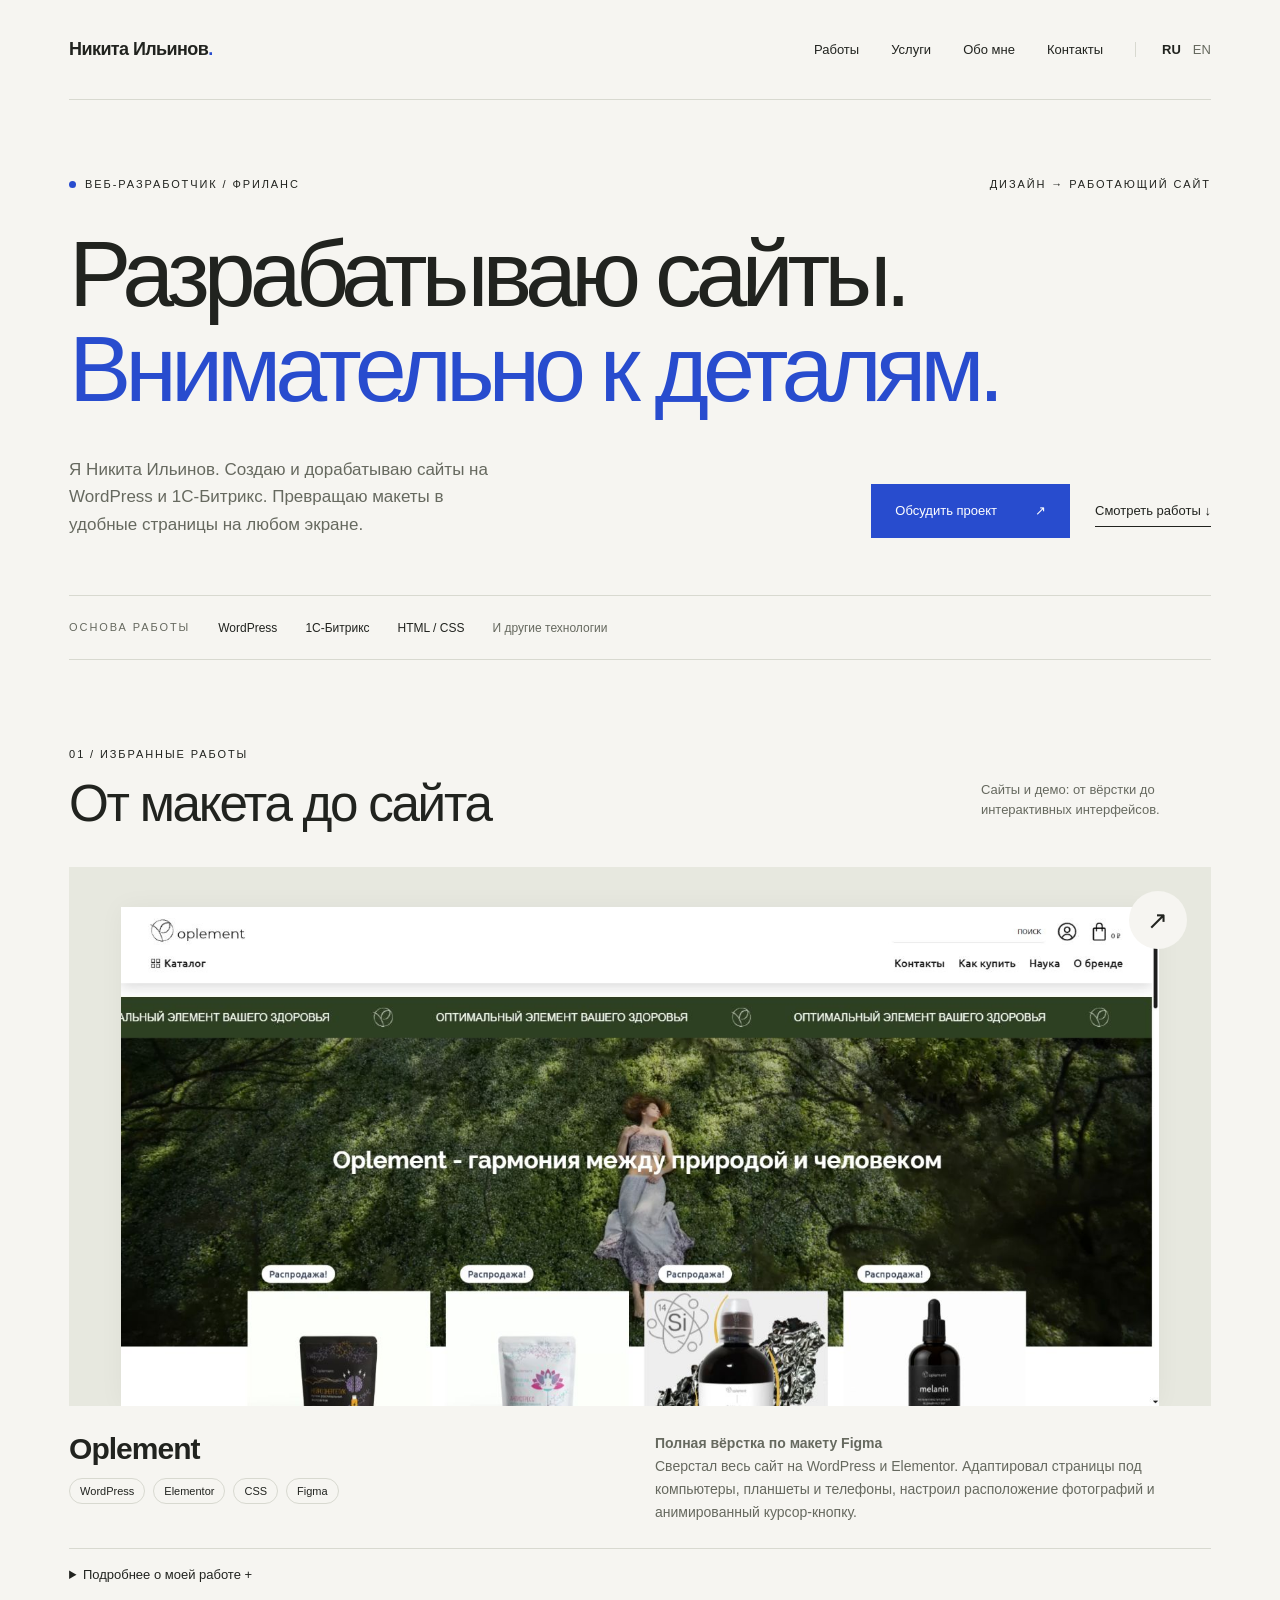
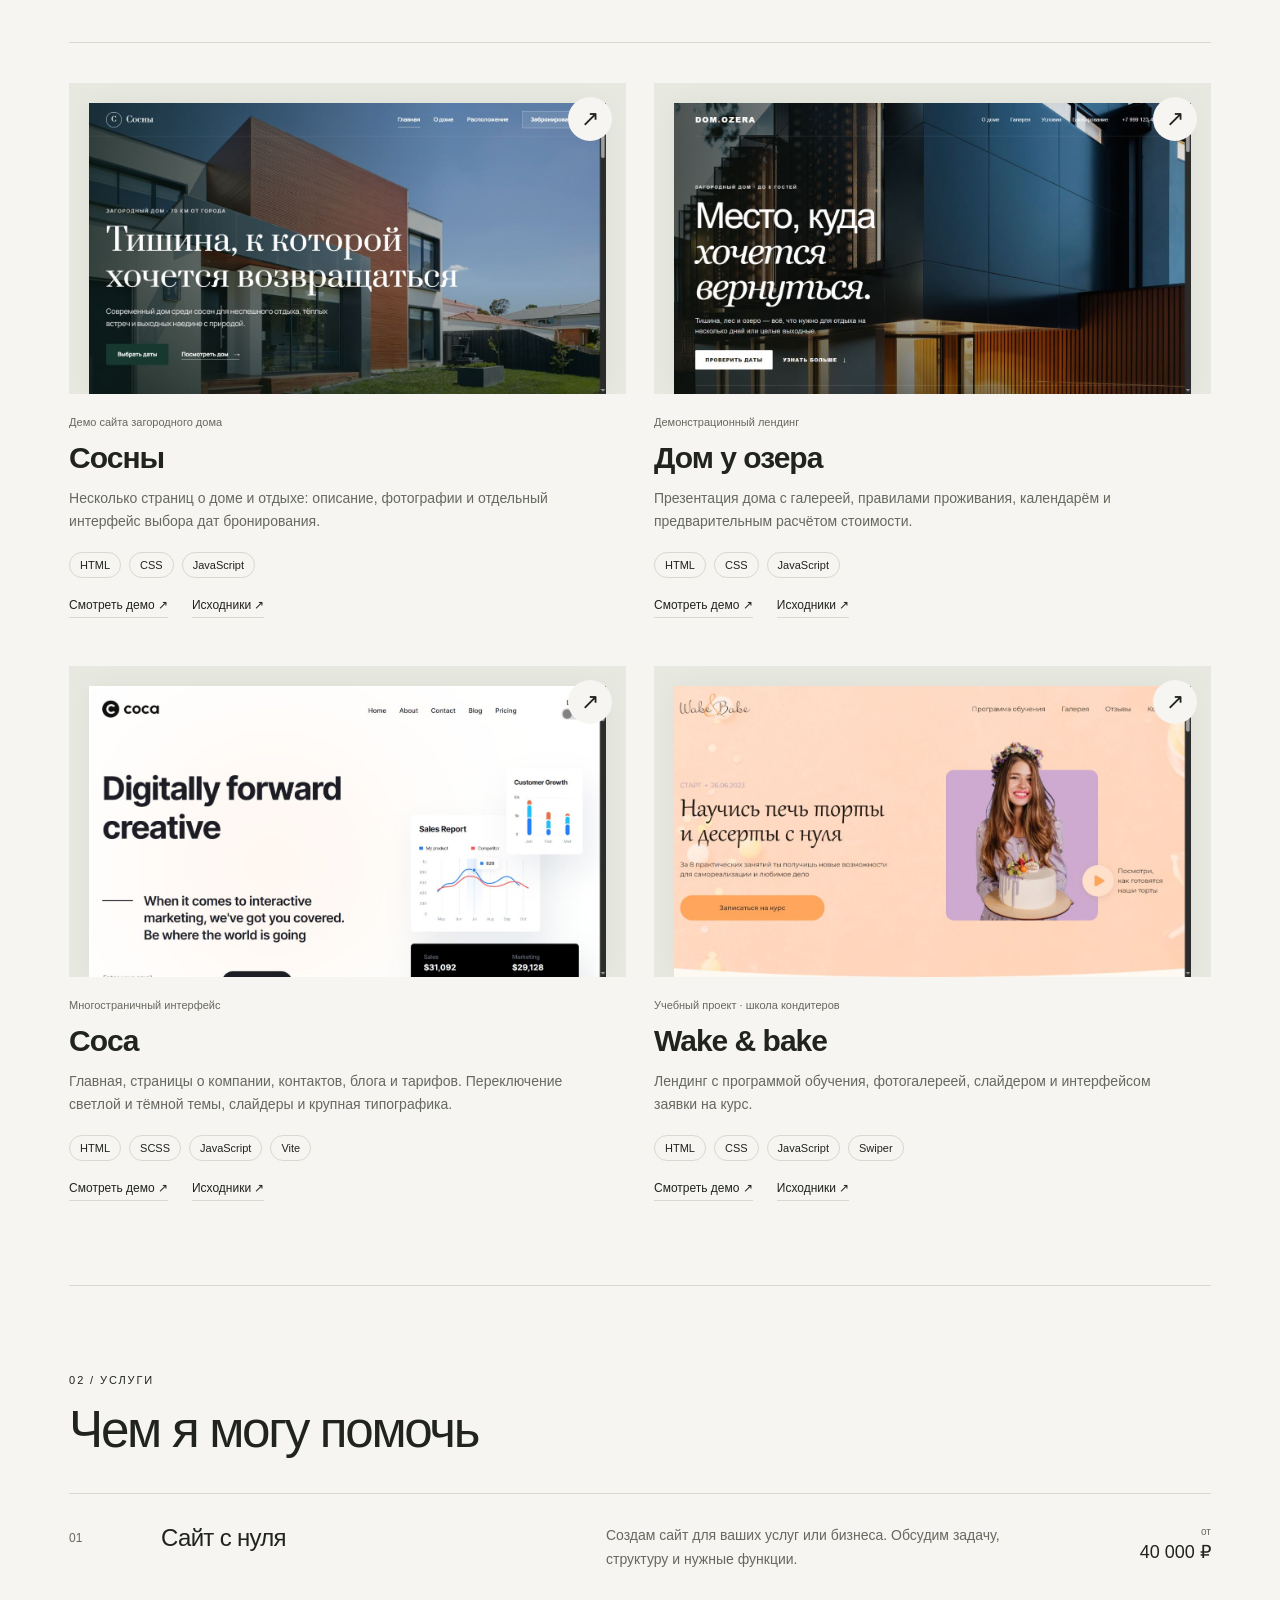
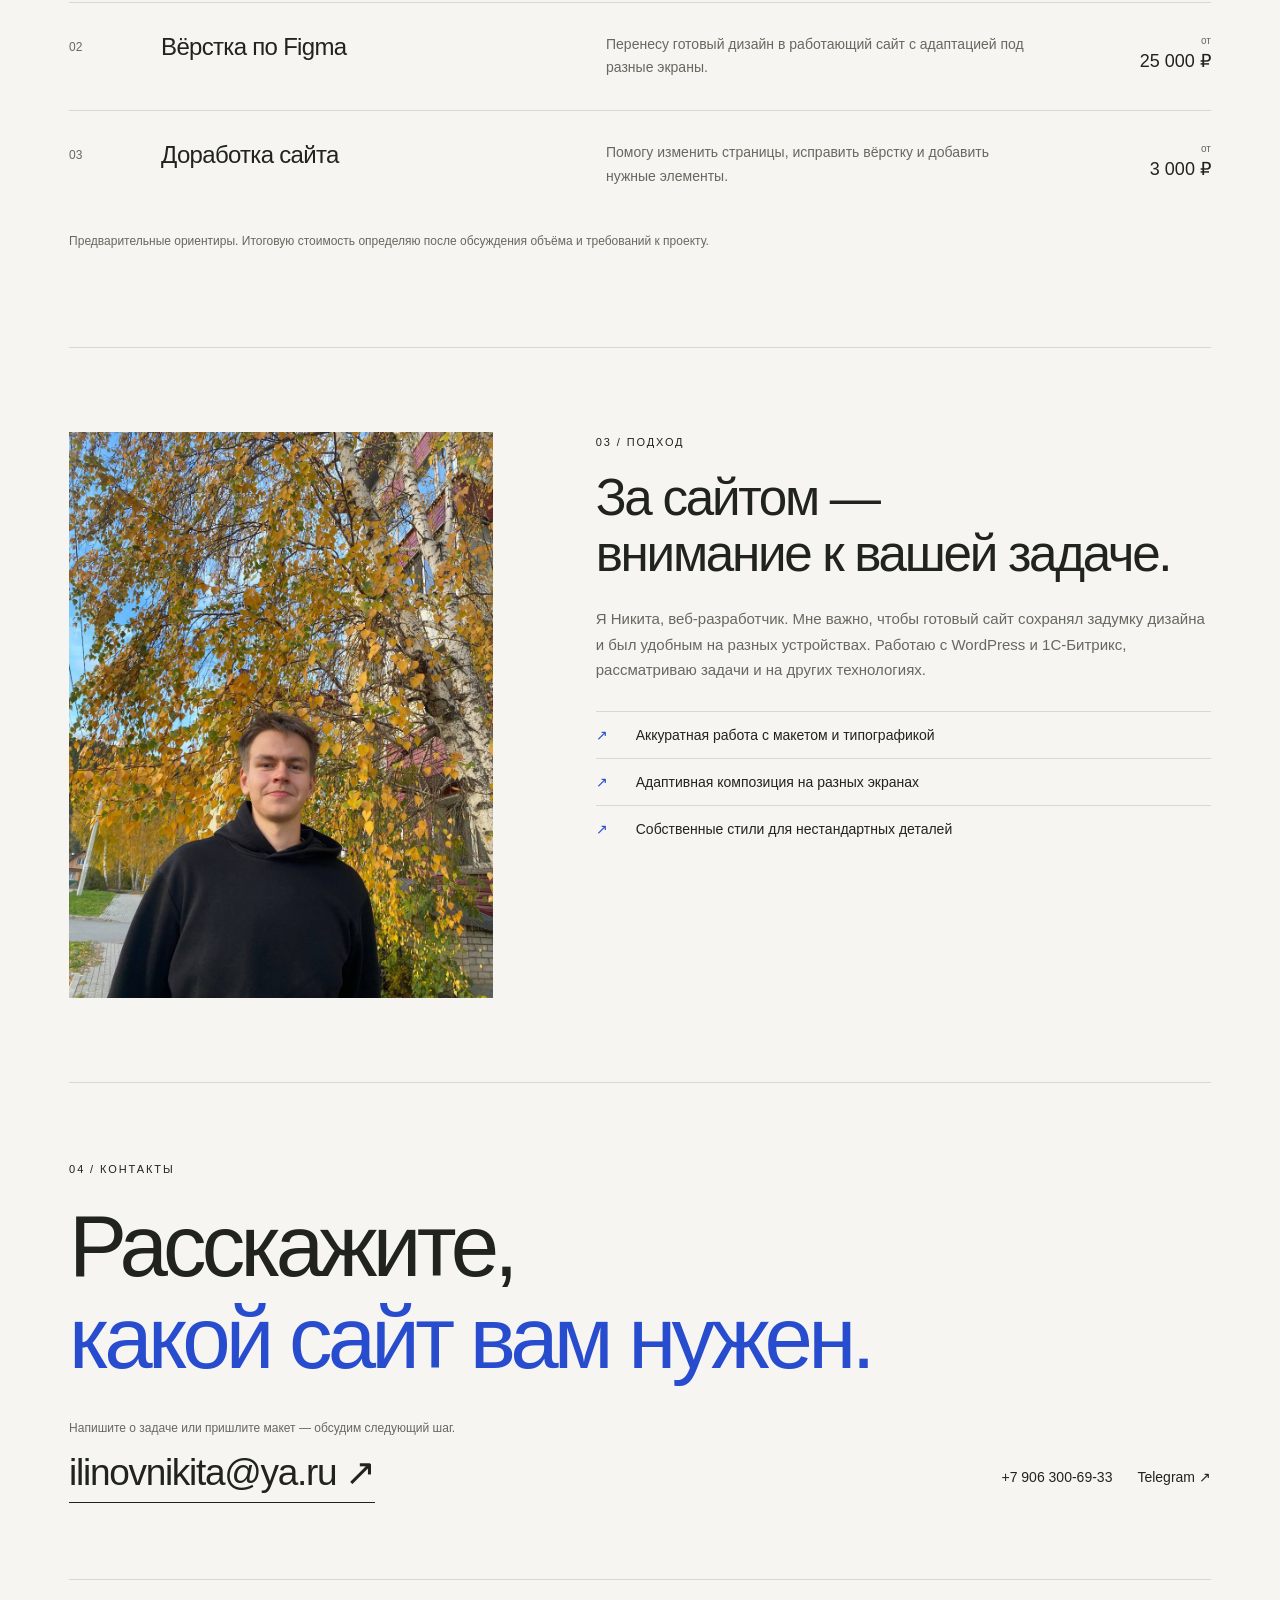
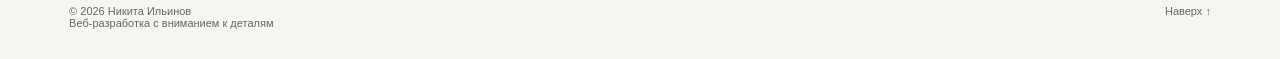
<file: index.html>
<!doctype html>
<html lang="ru">
<head>
<meta charset="utf-8"><meta name="viewport" content="width=device-width, initial-scale=1">
<title>Никита Ильинов — разработка сайтов</title><meta name="description" content="Создание и доработка сайтов на WordPress и 1С-Битрикс. Вёрстка по Figma, адаптив и внимание к деталям. Портфолио Никиты Ильинова.">
<meta name="theme-color" content="#f6f5f1">
<link rel="canonical" href="https://nikitailinov18.github.io/">
<link rel="alternate" hreflang="ru" href="https://nikitailinov18.github.io/"><link rel="alternate" hreflang="en" href="https://nikitailinov18.github.io/en/"><link rel="alternate" hreflang="x-default" href="https://nikitailinov18.github.io/">
<link rel="icon" href="assets/favicon.svg" type="image/svg+xml">
<link rel="stylesheet" href="assets/style.css">
<meta property="og:title" content="Никита Ильинов — разработка сайтов"><meta property="og:description" content="Создание и доработка сайтов на WordPress и 1С-Битрикс. Вёрстка по Figma, адаптив и внимание к деталям. Портфолио Никиты Ильинова."><meta property="og:type" content="website"><meta property="og:url" content="https://nikitailinov18.github.io/">
<script type="module" src="assets/app.mjs"></script>
</head>
<body id="top"><a class="skip" href="#main">К содержимому</a><div class="wrap">
<header><a class="brand" href="./">Никита Ильинов<span>.</span></a>
<nav class="nav" aria-label="Основная навигация"><a href="#work">Работы</a><a href="#services">Услуги</a><a href="#about">Обо мне</a><a href="#contact">Контакты</a>
<div class="language" aria-label="Язык"><span aria-current="page">RU</span><a href="en/" lang="en" hreflang="en">EN</a></div></nav></header>
<main id="main">
<div class="hero"><div class="hero-top"><span class="eyebrow"><i class="dot" aria-hidden="true"></i>Веб-разработчик / Фриланс</span><span class="eyebrow">Дизайн → работающий сайт</span></div>
<h1>Разрабатываю сайты.<br><span>Внимательно к деталям.</span></h1><div class="hero-bottom"><p class="intro">Я Никита Ильинов. Создаю и дорабатываю сайты на WordPress и 1С-Битрикс. Превращаю макеты в удобные страницы на любом экране.</p><div class="actions"><a class="button" href="#contact">Обсудить проект<span aria-hidden="true">↗</span></a><a class="text-link" href="#work">Смотреть работы ↓</a></div></div></div>
<div class="stack"><span class="eyebrow">Основа работы</span><strong>WordPress</strong><strong>1С-Битрикс</strong><strong>HTML / CSS</strong><span>И другие технологии</span></div>
<section id="work"><div class="section-head"><div><span class="eyebrow">01 / Избранные работы</span><h2>От макета до сайта</h2></div><p class="aside">Сайты и демо: от вёрстки до интерактивных интерфейсов.</p></div>
<a class="project-visual" href="https://oplement.ru/" target="_blank" rel="noopener noreferrer" aria-label="Открыть сайт Oplement"><img src="assets/oplement-desktop.png" alt="Скриншот главной страницы Oplement" width="1526" height="733" loading="lazy"><span class="visit" aria-hidden="true">↗</span></a>
<div class="project-meta"><div><h3 class="project-name">Oplement</h3><div class="tags"><span class="tag">WordPress</span><span class="tag">Elementor</span><span class="tag">CSS</span><span class="tag">Figma</span></div></div><div><p><strong>Полная вёрстка по макету Figma</strong><br>Сверстал весь сайт на WordPress и Elementor. Адаптировал страницы под компьютеры, планшеты и телефоны, настроил расположение фотографий и анимированный курсор-кнопку.</p></div></div>
<details><summary>Подробнее о моей работе +</summary><p>Основная задача — точно перенести макет Figma в Elementor и сохранить композицию на разных разрешениях. Для позиционирования фотографий и оформления элементов использовал собственный CSS и встроенные настройки Elementor. Мой вклад — вёрстка и адаптация всего сайта; дизайн был предоставлен в Figma.</p><img src="assets/oplement-mobile.png" alt="Мобильная версия Oplement" loading="lazy" width="390" height="844" style="display:block;width:195px;max-width:100%;height:auto;margin-top:20px"></details>
<div class="project-grid">
<article class="project-card"><a class="project-visual" href="https://nikitailinov18.github.io/DomBrony/" target="_blank" rel="noopener noreferrer" aria-label="Открыть Сосны"><img src="assets/dom-brony.jpg" alt="Скриншот сайта Сосны" width="1265" height="712" loading="lazy"><span class="visit" aria-hidden="true">↗</span></a><div class="card-copy"><p class="card-kind">Демо сайта загородного дома</p><h3 class="project-name">Сосны</h3><p class="card-description">Несколько страниц о доме и отдыхе: описание, фотографии и отдельный интерфейс выбора дат бронирования.</p><div class="tags"><span class="tag">HTML</span><span class="tag">CSS</span><span class="tag">JavaScript</span></div><div class="card-links"><a href="https://nikitailinov18.github.io/DomBrony/" target="_blank" rel="noopener noreferrer">Смотреть демо ↗</a><a href="https://github.com/NikitaIlinov18/DomBrony" target="_blank" rel="noopener noreferrer">Исходники ↗</a></div></div></article>
<article class="project-card"><a class="project-visual" href="https://nikitailinov18.github.io/DomOzera/" target="_blank" rel="noopener noreferrer" aria-label="Открыть Дом у озера"><img src="assets/dom-ozera.jpg" alt="Скриншот сайта Дом у озера" width="1265" height="712" loading="lazy"><span class="visit" aria-hidden="true">↗</span></a><div class="card-copy"><p class="card-kind">Демонстрационный лендинг</p><h3 class="project-name">Дом у озера</h3><p class="card-description">Презентация дома с галереей, правилами проживания, календарём и предварительным расчётом стоимости.</p><div class="tags"><span class="tag">HTML</span><span class="tag">CSS</span><span class="tag">JavaScript</span></div><div class="card-links"><a href="https://nikitailinov18.github.io/DomOzera/" target="_blank" rel="noopener noreferrer">Смотреть демо ↗</a><a href="https://github.com/NikitaIlinov18/DomOzera" target="_blank" rel="noopener noreferrer">Исходники ↗</a></div></div></article>
<article class="project-card"><a class="project-visual" href="https://nikitailinov18.github.io/coca/" target="_blank" rel="noopener noreferrer" aria-label="Открыть Coca"><img src="assets/coca.jpg" alt="Скриншот сайта Coca" width="1265" height="712" loading="lazy"><span class="visit" aria-hidden="true">↗</span></a><div class="card-copy"><p class="card-kind">Многостраничный интерфейс</p><h3 class="project-name">Coca</h3><p class="card-description">Главная, страницы о компании, контактов, блога и тарифов. Переключение светлой и тёмной темы, слайдеры и крупная типографика.</p><div class="tags"><span class="tag">HTML</span><span class="tag">SCSS</span><span class="tag">JavaScript</span><span class="tag">Vite</span></div><div class="card-links"><a href="https://nikitailinov18.github.io/coca/" target="_blank" rel="noopener noreferrer">Смотреть демо ↗</a><a href="https://github.com/NikitaIlinov18/coca" target="_blank" rel="noopener noreferrer">Исходники ↗</a></div></div></article>
<article class="project-card"><a class="project-visual" href="https://nikitailinov18.github.io/homework/wake-bake/index.html" target="_blank" rel="noopener noreferrer" aria-label="Открыть Wake & bake"><img src="assets/wake-bake.jpg" alt="Скриншот сайта Wake & bake" width="1265" height="712" loading="lazy"><span class="visit" aria-hidden="true">↗</span></a><div class="card-copy"><p class="card-kind">Учебный проект · школа кондитеров</p><h3 class="project-name">Wake & bake</h3><p class="card-description">Лендинг с программой обучения, фотогалереей, слайдером и интерфейсом заявки на курс.</p><div class="tags"><span class="tag">HTML</span><span class="tag">CSS</span><span class="tag">JavaScript</span><span class="tag">Swiper</span></div><div class="card-links"><a href="https://nikitailinov18.github.io/homework/wake-bake/index.html" target="_blank" rel="noopener noreferrer">Смотреть демо ↗</a><a href="https://github.com/NikitaIlinov18/homework/tree/main/wake-bake" target="_blank" rel="noopener noreferrer">Исходники ↗</a></div></div></article>
</div>
</section>
<section id="services"><div class="section-head"><div><span class="eyebrow">02 / Услуги</span><h2>Чем я могу помочь</h2></div></div>

<article class="service"><span class="num">01</span><h3>Сайт с нуля</h3><p>Создам сайт для ваших услуг или бизнеса. Обсудим задачу, структуру и нужные функции.</p><div class="price"><small>от</small><span data-rub="40000">40 000 ₽</span></div></article><article class="service"><span class="num">02</span><h3>Вёрстка по Figma</h3><p>Перенесу готовый дизайн в работающий сайт с адаптацией под разные экраны.</p><div class="price"><small>от</small><span data-rub="25000">25 000 ₽</span></div></article><article class="service"><span class="num">03</span><h3>Доработка сайта</h3><p>Помогу изменить страницы, исправить вёрстку и добавить нужные элементы.</p><div class="price"><small>от</small><span data-rub="3000">3 000 ₽</span></div></article>
<p class="price-note">Предварительные ориентиры. Итоговую стоимость определяю после обсуждения объёма и требований к проекту.</p>
</section>
<section id="about" class="about"><div class="portrait"><img src="assets/nikita-ilinov.jpg" alt="Никита Ильинов" width="960" height="1280" loading="lazy"></div><div><span class="eyebrow">03 / Подход</span><h2>За сайтом —<br>внимание к вашей задаче.</h2><p>Я Никита, веб-разработчик. Мне важно, чтобы готовый сайт сохранял задумку дизайна и был удобным на разных устройствах. Работаю с WordPress и 1С-Битрикс, рассматриваю задачи и на других технологиях.</p><div class="qualities"><div class="quality"><span aria-hidden="true">↗</span>Аккуратная работа с макетом и типографикой</div><div class="quality"><span aria-hidden="true">↗</span>Адаптивная композиция на разных экранах</div><div class="quality"><span aria-hidden="true">↗</span>Собственные стили для нестандартных деталей</div></div></div></section>
<section class="contact" id="contact"><span class="eyebrow">04 / Контакты</span><h2>Расскажите,<br><span>какой сайт вам нужен.</span></h2><p class="price-note">Напишите о задаче или пришлите макет — обсудим следующий шаг.</p><div class="contact-bottom"><a class="email" href="mailto:ilinovnikita@ya.ru">ilinovnikita@ya.ru ↗</a><div class="contact-links"><a href="tel:+79063006933">+7 906 300-69-33</a><a href="https://t.me/Nikita_Ilinov" target="_blank" rel="noopener noreferrer">Telegram ↗</a></div></div></section>
</main><footer><span>© 2026 Никита Ильинов<br>Веб-разработка с вниманием к деталям</span><a href="#top">Наверх ↑</a></footer></div></body></html>
</file>
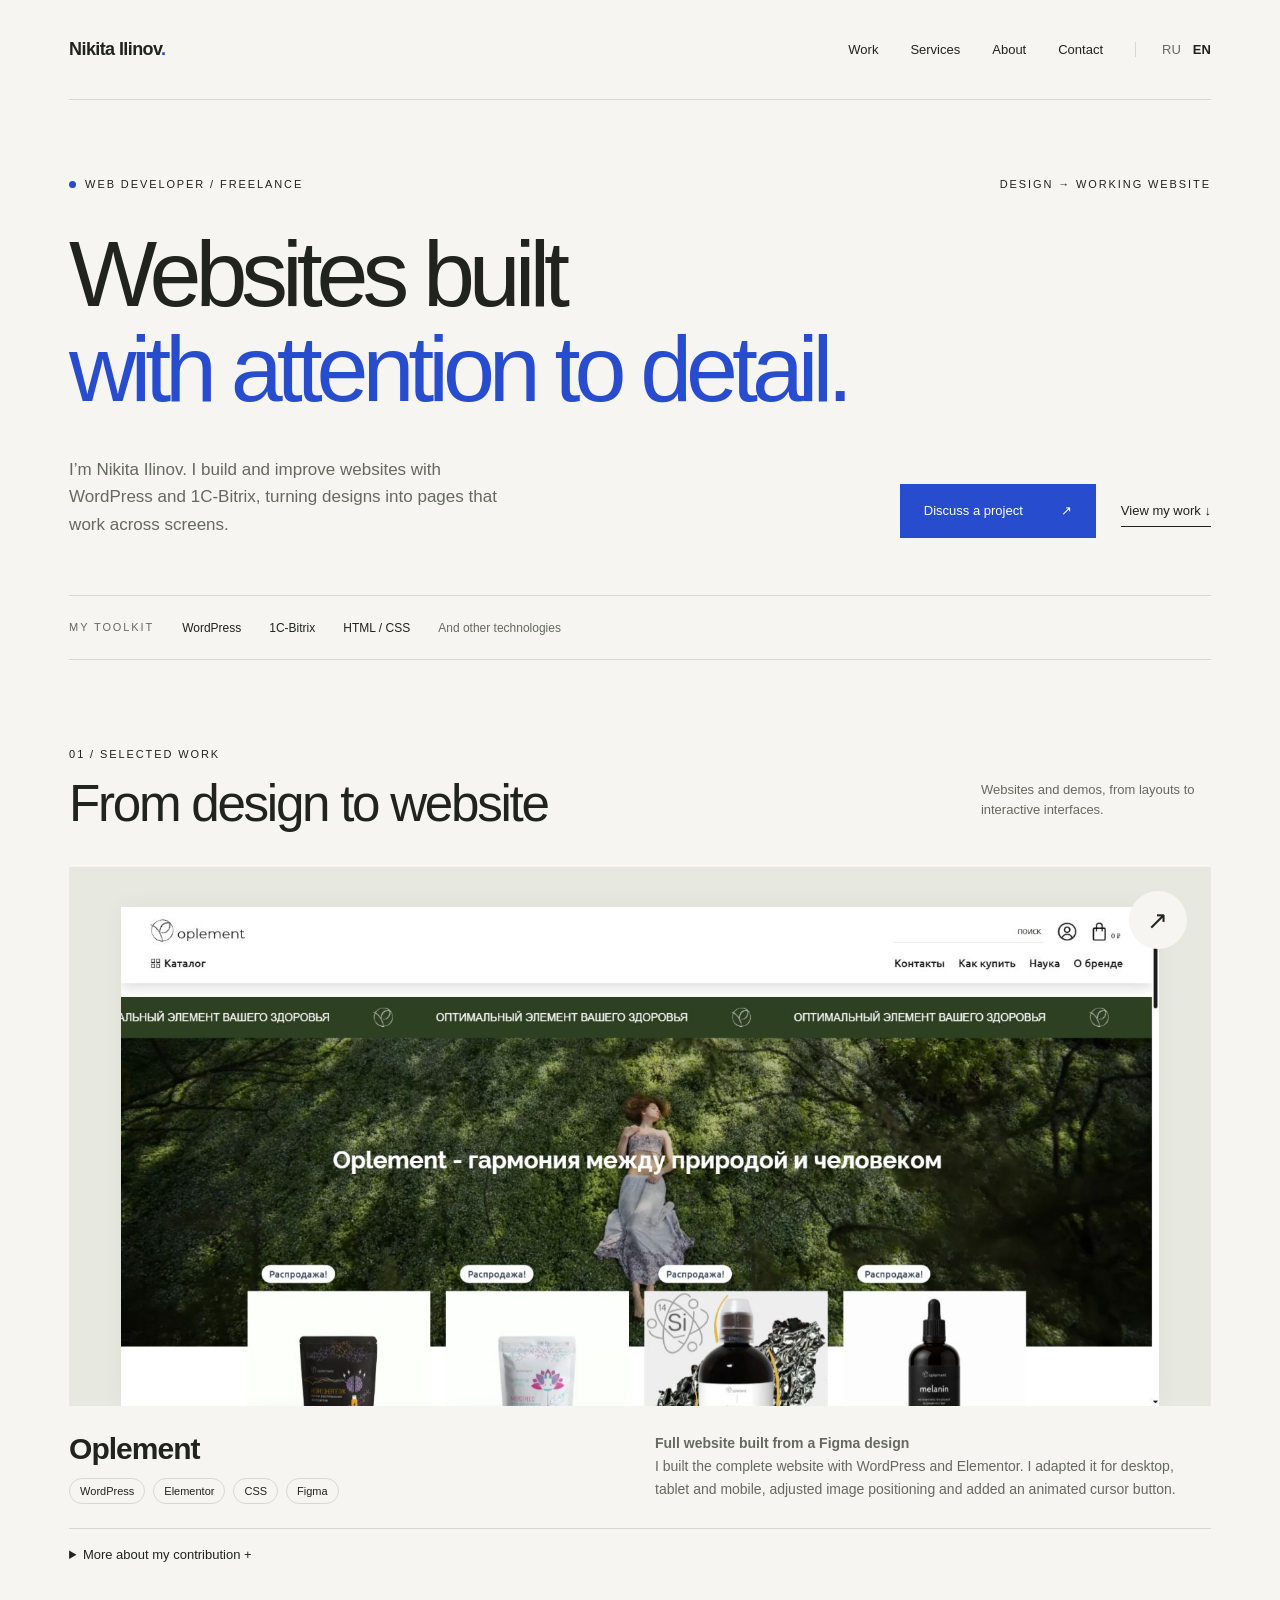
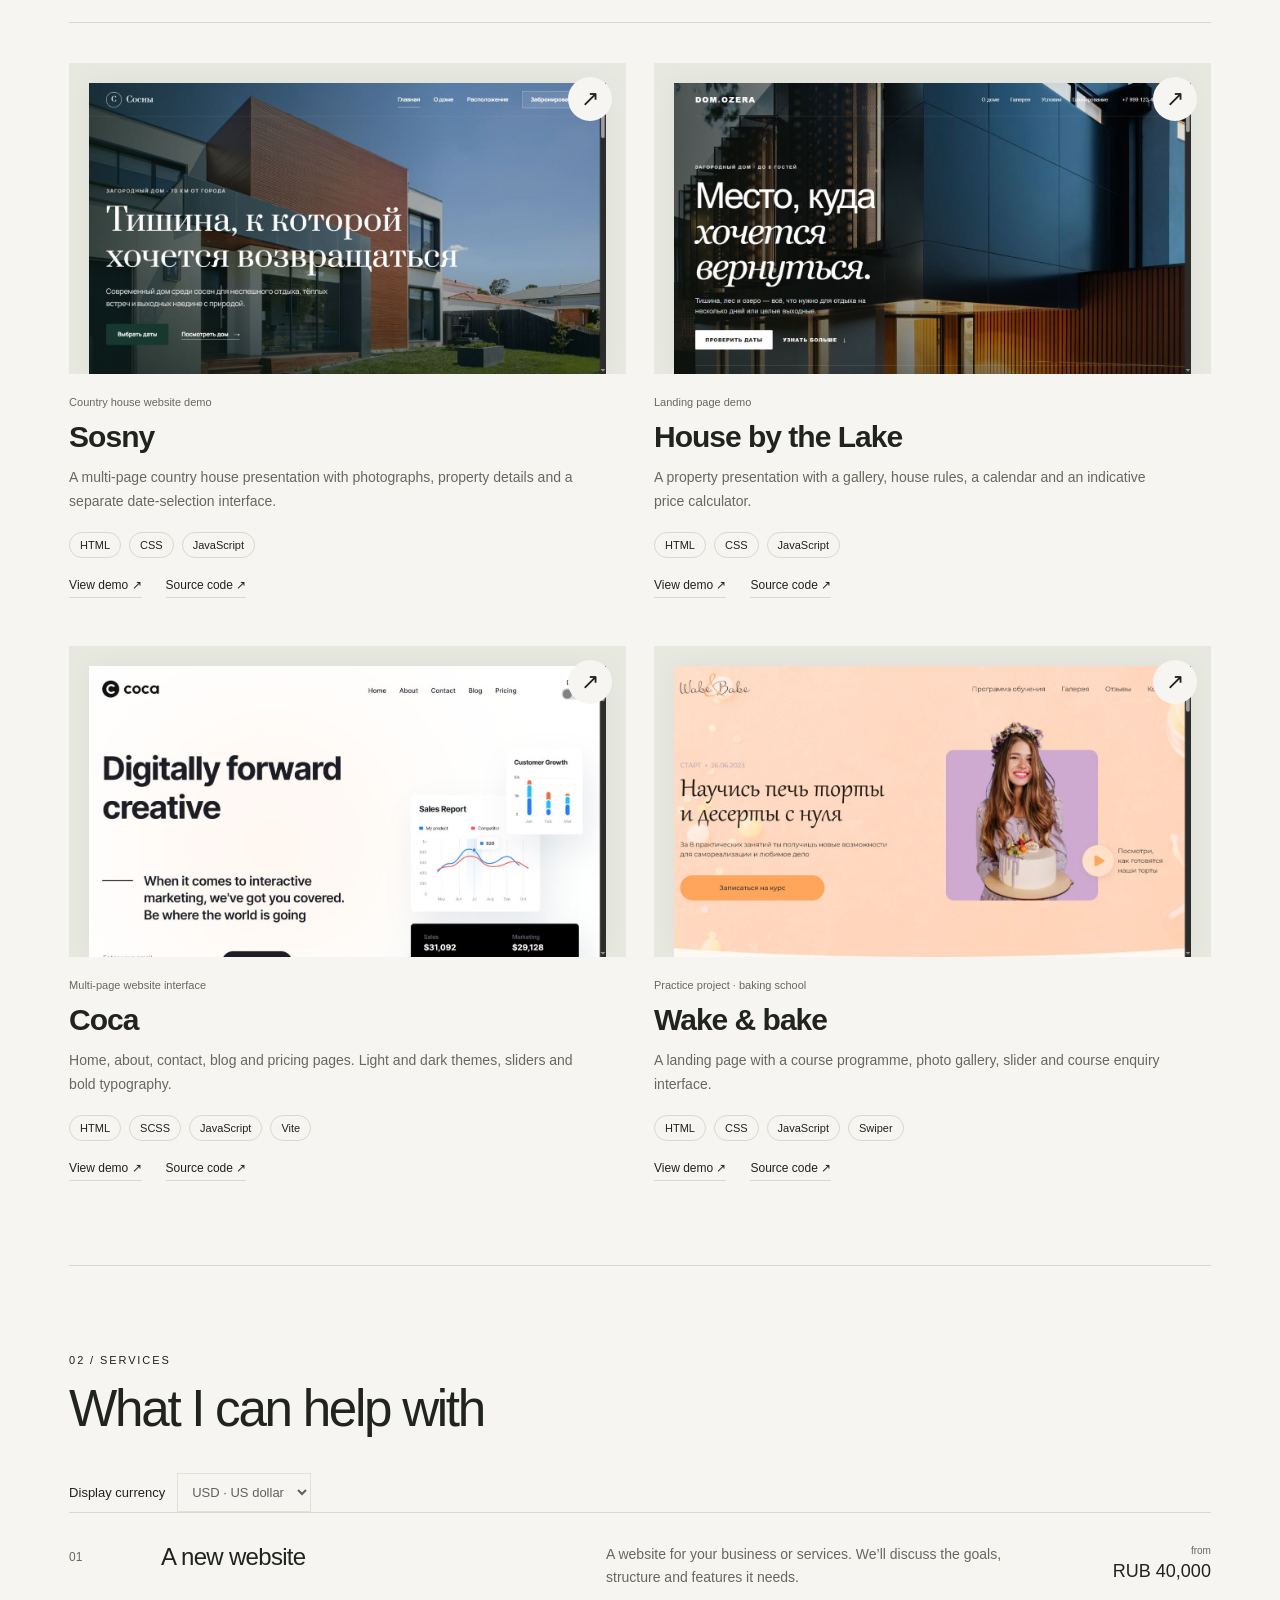
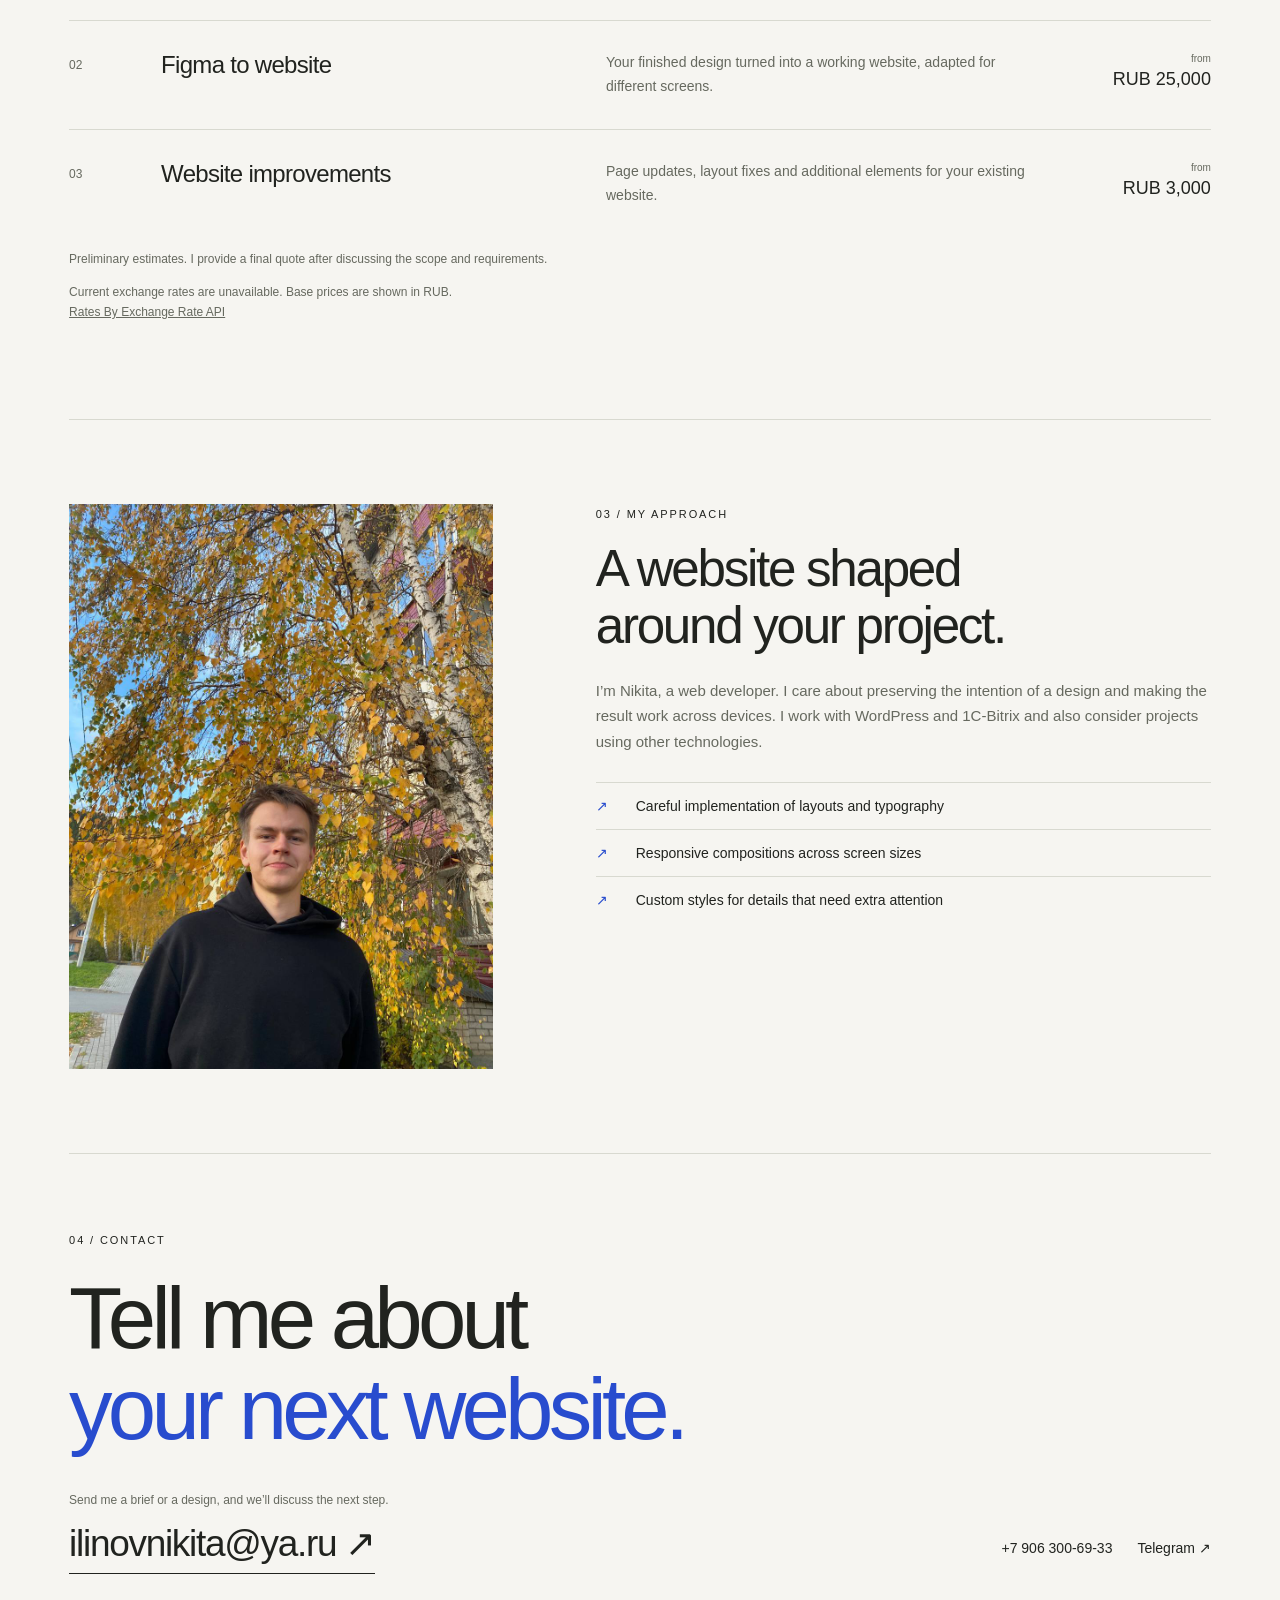
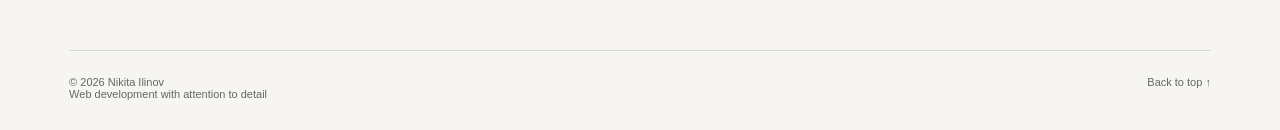
<file: en/index.html>
<!doctype html>
<html lang="en">
<head>
<meta charset="utf-8"><meta name="viewport" content="width=device-width, initial-scale=1">
<title>Nikita Ilinov — freelance web developer</title><meta name="description" content="Website development and improvements with WordPress and 1C-Bitrix. Figma to responsive websites. Selected work by Nikita Ilinov.">
<meta name="theme-color" content="#f6f5f1">
<link rel="canonical" href="https://nikitailinov18.github.io/en/">
<link rel="alternate" hreflang="ru" href="https://nikitailinov18.github.io/"><link rel="alternate" hreflang="en" href="https://nikitailinov18.github.io/en/"><link rel="alternate" hreflang="x-default" href="https://nikitailinov18.github.io/">
<link rel="icon" href="../assets/favicon.svg" type="image/svg+xml">
<link rel="stylesheet" href="../assets/style.css">
<meta property="og:title" content="Nikita Ilinov — freelance web developer"><meta property="og:description" content="Website development and improvements with WordPress and 1C-Bitrix. Figma to responsive websites. Selected work by Nikita Ilinov."><meta property="og:type" content="website"><meta property="og:url" content="https://nikitailinov18.github.io/en/">
<script type="module" src="../assets/app.mjs"></script>
</head>
<body id="top"><a class="skip" href="#main">Skip to content</a><div class="wrap">
<header><a class="brand" href="./">Nikita Ilinov<span>.</span></a>
<nav class="nav" aria-label="Main navigation"><a href="#work">Work</a><a href="#services">Services</a><a href="#about">About</a><a href="#contact">Contact</a>
<div class="language" aria-label="Language"><a href="../" lang="ru" hreflang="ru">RU</a><span aria-current="page">EN</span></div></nav></header>
<main id="main">
<div class="hero"><div class="hero-top"><span class="eyebrow"><i class="dot" aria-hidden="true"></i>Web developer / Freelance</span><span class="eyebrow">Design → working website</span></div>
<h1>Websites built<br><span>with attention to detail.</span></h1><div class="hero-bottom"><p class="intro">I’m Nikita Ilinov. I build and improve websites with WordPress and 1C-Bitrix, turning designs into pages that work across screens.</p><div class="actions"><a class="button" href="#contact">Discuss a project<span aria-hidden="true">↗</span></a><a class="text-link" href="#work">View my work ↓</a></div></div></div>
<div class="stack"><span class="eyebrow">My toolkit</span><strong>WordPress</strong><strong>1C-Bitrix</strong><strong>HTML / CSS</strong><span>And other technologies</span></div>
<section id="work"><div class="section-head"><div><span class="eyebrow">01 / Selected work</span><h2>From design to website</h2></div><p class="aside">Websites and demos, from layouts to interactive interfaces.</p></div>
<a class="project-visual" href="https://oplement.ru/" target="_blank" rel="noopener noreferrer" aria-label="Visit the Oplement website"><img src="../assets/oplement-desktop.png" alt="Screenshot of the Oplement homepage" width="1526" height="733" loading="lazy"><span class="visit" aria-hidden="true">↗</span></a>
<div class="project-meta"><div><h3 class="project-name">Oplement</h3><div class="tags"><span class="tag">WordPress</span><span class="tag">Elementor</span><span class="tag">CSS</span><span class="tag">Figma</span></div></div><div><p><strong>Full website built from a Figma design</strong><br>I built the complete website with WordPress and Elementor. I adapted it for desktop, tablet and mobile, adjusted image positioning and added an animated cursor button.</p></div></div>
<details><summary>More about my contribution +</summary><p>The challenge was to reproduce the Figma design accurately in Elementor while maintaining the composition across screen sizes. I used custom CSS and Elementor settings to position photographs and style the details. My contribution was the implementation and responsive layout of the entire website; the design was supplied in Figma.</p><img src="../assets/oplement-mobile.png" alt="Oplement mobile layout" loading="lazy" width="390" height="844" style="display:block;width:195px;max-width:100%;height:auto;margin-top:20px"></details>
<div class="project-grid">
<article class="project-card"><a class="project-visual" href="https://nikitailinov18.github.io/DomBrony/" target="_blank" rel="noopener noreferrer" aria-label="Open Sosny"><img src="../assets/dom-brony.jpg" alt="Screenshot of Sosny" width="1265" height="712" loading="lazy"><span class="visit" aria-hidden="true">↗</span></a><div class="card-copy"><p class="card-kind">Country house website demo</p><h3 class="project-name">Sosny</h3><p class="card-description">A multi-page country house presentation with photographs, property details and a separate date-selection interface.</p><div class="tags"><span class="tag">HTML</span><span class="tag">CSS</span><span class="tag">JavaScript</span></div><div class="card-links"><a href="https://nikitailinov18.github.io/DomBrony/" target="_blank" rel="noopener noreferrer">View demo ↗</a><a href="https://github.com/NikitaIlinov18/DomBrony" target="_blank" rel="noopener noreferrer">Source code ↗</a></div></div></article>
<article class="project-card"><a class="project-visual" href="https://nikitailinov18.github.io/DomOzera/" target="_blank" rel="noopener noreferrer" aria-label="Open House by the Lake"><img src="../assets/dom-ozera.jpg" alt="Screenshot of House by the Lake" width="1265" height="712" loading="lazy"><span class="visit" aria-hidden="true">↗</span></a><div class="card-copy"><p class="card-kind">Landing page demo</p><h3 class="project-name">House by the Lake</h3><p class="card-description">A property presentation with a gallery, house rules, a calendar and an indicative price calculator.</p><div class="tags"><span class="tag">HTML</span><span class="tag">CSS</span><span class="tag">JavaScript</span></div><div class="card-links"><a href="https://nikitailinov18.github.io/DomOzera/" target="_blank" rel="noopener noreferrer">View demo ↗</a><a href="https://github.com/NikitaIlinov18/DomOzera" target="_blank" rel="noopener noreferrer">Source code ↗</a></div></div></article>
<article class="project-card"><a class="project-visual" href="https://nikitailinov18.github.io/coca/" target="_blank" rel="noopener noreferrer" aria-label="Open Coca"><img src="../assets/coca.jpg" alt="Screenshot of Coca" width="1265" height="712" loading="lazy"><span class="visit" aria-hidden="true">↗</span></a><div class="card-copy"><p class="card-kind">Multi-page website interface</p><h3 class="project-name">Coca</h3><p class="card-description">Home, about, contact, blog and pricing pages. Light and dark themes, sliders and bold typography.</p><div class="tags"><span class="tag">HTML</span><span class="tag">SCSS</span><span class="tag">JavaScript</span><span class="tag">Vite</span></div><div class="card-links"><a href="https://nikitailinov18.github.io/coca/" target="_blank" rel="noopener noreferrer">View demo ↗</a><a href="https://github.com/NikitaIlinov18/coca" target="_blank" rel="noopener noreferrer">Source code ↗</a></div></div></article>
<article class="project-card"><a class="project-visual" href="https://nikitailinov18.github.io/homework/wake-bake/index.html" target="_blank" rel="noopener noreferrer" aria-label="Open Wake & bake"><img src="../assets/wake-bake.jpg" alt="Screenshot of Wake & bake" width="1265" height="712" loading="lazy"><span class="visit" aria-hidden="true">↗</span></a><div class="card-copy"><p class="card-kind">Practice project · baking school</p><h3 class="project-name">Wake & bake</h3><p class="card-description">A landing page with a course programme, photo gallery, slider and course enquiry interface.</p><div class="tags"><span class="tag">HTML</span><span class="tag">CSS</span><span class="tag">JavaScript</span><span class="tag">Swiper</span></div><div class="card-links"><a href="https://nikitailinov18.github.io/homework/wake-bake/index.html" target="_blank" rel="noopener noreferrer">View demo ↗</a><a href="https://github.com/NikitaIlinov18/homework/tree/main/wake-bake" target="_blank" rel="noopener noreferrer">Source code ↗</a></div></div></article>
</div>
</section>
<section id="services"><div class="section-head"><div><span class="eyebrow">02 / Services</span><h2>What I can help with</h2></div></div>
<div class="rate-tools"><label for="currency">Display currency</label><select id="currency" disabled><option value="USD">USD · US dollar</option><option value="EUR">EUR · Euro</option></select></div>
<article class="service"><span class="num">01</span><h3>A new website</h3><p>A website for your business or services. We’ll discuss the goals, structure and features it needs.</p><div class="price"><small>from</small><span data-rub="40000">RUB 40,000</span></div></article><article class="service"><span class="num">02</span><h3>Figma to website</h3><p>Your finished design turned into a working website, adapted for different screens.</p><div class="price"><small>from</small><span data-rub="25000">RUB 25,000</span></div></article><article class="service"><span class="num">03</span><h3>Website improvements</h3><p>Page updates, layout fixes and additional elements for your existing website.</p><div class="price"><small>from</small><span data-rub="3000">RUB 3,000</span></div></article>
<p class="price-note">Preliminary estimates. I provide a final quote after discussing the scope and requirements.</p><p class="price-note"><span id="rate-status" role="status">Base prices in RUB. Currency conversion requires JavaScript.</span><br><a href="https://www.exchangerate-api.com" target="_blank" rel="noopener noreferrer">Rates By Exchange Rate API</a></p><noscript><p class="price-note">JavaScript is off. Base prices are shown in RUB; currency conversion is unavailable.</p></noscript>
</section>
<section id="about" class="about"><div class="portrait"><img src="../assets/nikita-ilinov.jpg" alt="Nikita Ilinov" width="960" height="1280" loading="lazy"></div><div><span class="eyebrow">03 / My approach</span><h2>A website shaped<br>around your project.</h2><p>I’m Nikita, a web developer. I care about preserving the intention of a design and making the result work across devices. I work with WordPress and 1C-Bitrix and also consider projects using other technologies.</p><div class="qualities"><div class="quality"><span aria-hidden="true">↗</span>Careful implementation of layouts and typography</div><div class="quality"><span aria-hidden="true">↗</span>Responsive compositions across screen sizes</div><div class="quality"><span aria-hidden="true">↗</span>Custom styles for details that need extra attention</div></div></div></section>
<section class="contact" id="contact"><span class="eyebrow">04 / Contact</span><h2>Tell me about<br><span>your next website.</span></h2><p class="price-note">Send me a brief or a design, and we’ll discuss the next step.</p><div class="contact-bottom"><a class="email" href="mailto:ilinovnikita@ya.ru">ilinovnikita@ya.ru ↗</a><div class="contact-links"><a href="tel:+79063006933">+7 906 300-69-33</a><a href="https://t.me/Nikita_Ilinov" target="_blank" rel="noopener noreferrer">Telegram ↗</a></div></div></section>
</main><footer><span>© 2026 Nikita Ilinov<br>Web development with attention to detail</span><a href="#top">Back to top ↑</a></footer></div></body></html>
</file>
<file: assets/style.css>
@font-face{font-family:Local;src:local('Arial');font-display:swap}
:root{--paper:#f6f5f1;--ink:#21231f;--muted:#66695f;--line:#d8d9d0;--blue:#284cce;--white:#fff;--pad:clamp(22px,5.4vw,86px)}
*{box-sizing:border-box}html{scroll-behavior:smooth;scroll-padding-top:24px}body{margin:0;background:var(--paper);color:var(--ink);font-family:Local,Arial,sans-serif;-webkit-font-smoothing:antialiased}a{color:inherit;text-decoration:none}button,select{font:inherit}a,button,select{ -webkit-tap-highlight-color:transparent}a:focus-visible,select:focus-visible,summary:focus-visible{outline:3px solid var(--blue);outline-offset:6px}a:hover{color:var(--blue)}::selection{background:#d4ddff}.skip{position:absolute;top:-80px;left:20px;background:white;padding:14px;z-index:10}.skip:focus{top:10px}.wrap{max-width:1600px;margin:auto;padding:0 var(--pad)}header{display:flex;align-items:center;justify-content:space-between;gap:20px;min-height:100px;border-bottom:1px solid var(--line)}.brand{font-size:18px;font-weight:700;letter-spacing:-.6px}.brand span{color:var(--blue)}.nav{display:flex;align-items:center;gap:32px;font-size:13px}.language{display:flex;gap:12px;border-left:1px solid var(--line);padding-left:26px}.language [aria-current]{font-weight:bold}.language a{color:var(--muted)}.eyebrow{font-size:11px;letter-spacing:1.9px;text-transform:uppercase;line-height:1.6}.hero{padding:76px 0 57px}.hero-top{display:flex;justify-content:space-between;gap:20px;margin-bottom:32px}.dot{display:inline-block;width:7px;height:7px;background:var(--blue);border-radius:50%;margin-right:9px}.hero h1{font-size:clamp(48px,7.3vw,108px);font-weight:500;line-height:1.02;letter-spacing:-.065em;max-width:1120px;margin:0}.hero h1 span{color:var(--blue)}.hero-bottom{margin-top:40px;display:grid;grid-template-columns:1fr 1fr;gap:32px;align-items:end}.intro{font-size:17px;line-height:1.6;max-width:440px;margin:0;color:var(--muted)}.actions{display:flex;gap:25px;align-items:center;justify-content:flex-end}.button{display:inline-flex;justify-content:space-between;gap:38px;align-items:center;background:var(--blue);color:white;padding:19px 24px;font-size:13px;min-height:54px}.button:hover{background:#1e3da9;color:white}.text-link{font-size:13px;border-bottom:1px solid var(--ink);padding:8px 0}.stack{display:flex;gap:28px;align-items:center;padding:23px 0;border-top:1px solid var(--line);border-bottom:1px solid var(--line);font-size:12px;color:var(--muted)}.stack strong{font-weight:500;color:var(--ink)}section{padding:84px 0;border-bottom:1px solid var(--line)}.section-head{display:flex;justify-content:space-between;align-items:end;gap:24px;margin-bottom:35px}.section-head h2{font-size:clamp(32px,4vw,56px);font-weight:400;letter-spacing:-.045em;margin:12px 0 0;line-height:1.1}.section-head .aside{font-size:13px;color:var(--muted);max-width:230px;line-height:1.5}.project-visual{display:block;background:#e7e8df;padding:40px 52px 0;overflow:hidden;position:relative}.project-visual img{display:block;width:100%;height:auto;box-shadow:0 0 24px #0000000b;transition:transform .4s}.project-visual:hover img{transform:translateY(-5px)}.project-visual .visit{position:absolute;right:24px;top:24px;background:var(--paper);border-radius:50%;height:58px;width:58px;display:grid;place-items:center;font-size:25px}.project-meta{display:grid;grid-template-columns:1fr 1fr;gap:30px;margin-top:26px}.project-name{font-size:30px;letter-spacing:-1px;margin:0 0 12px}.tags{display:flex;flex-wrap:wrap;gap:8px}.tag{font-size:11px;border:1px solid var(--line);border-radius:30px;padding:6px 10px}.project-meta p{font-size:14px;line-height:1.65;margin:0;color:var(--muted)}details{margin-top:24px;border-top:1px solid var(--line);padding-top:18px}summary{font-size:13px;cursor:pointer;width:fit-content}details p{font-size:14px;color:var(--muted);line-height:1.7;max-width:800px}.service{display:grid;grid-template-columns:70px 1fr 1fr 160px;gap:22px;padding:30px 0;border-top:1px solid var(--line);align-items:start}.service .num{font-size:12px;color:var(--muted);padding-top:7px}.service h3{font-size:24px;font-weight:400;letter-spacing:-.7px;margin:0}.service p{font-size:14px;line-height:1.7;color:var(--muted);margin:0}.price{font-size:18px;white-space:nowrap;text-align:right;line-height:1.5}.price small{display:block;font-size:10px;color:var(--muted)}.rate-tools{display:flex;align-items:center;gap:12px;font-size:13px}.rate-tools select{background:transparent;border:1px solid var(--line);padding:10px;color:var(--ink)}.price-note{font-size:12px;line-height:1.7;color:var(--muted);max-width:700px}.price-note a{text-decoration:underline}.about{display:grid;grid-template-columns:1fr 1.45fr;gap:clamp(35px,8vw,130px)}.portrait{align-self:start;background:#e9e9e2}.portrait img{display:block;width:100%;height:auto;aspect-ratio:3/4}.about h2{font-size:clamp(32px,4vw,54px);font-weight:400;letter-spacing:-.045em;line-height:1.1;margin:18px 0 24px}.about p{font-size:15px;color:var(--muted);line-height:1.7}.qualities{margin-top:28px}.quality{padding:15px 0;border-top:1px solid var(--line);display:grid;grid-template-columns:25px 1fr;gap:15px;font-size:14px}.quality span{color:var(--blue)}.contact{padding:76px 0}.contact h2{font-weight:400;font-size:clamp(40px,6.8vw,92px);letter-spacing:-.055em;line-height:1.05;max-width:900px;margin:22px 0 35px}.contact h2 span{color:var(--blue)}.contact-bottom{display:flex;align-items:center;justify-content:space-between;gap:28px}.email{font-size:clamp(19px,3vw,37px);letter-spacing:-.035em;border-bottom:1px solid var(--ink);padding-bottom:8px}.contact-links{display:flex;gap:25px;align-items:center;font-size:14px;flex-wrap:wrap}.disabled{color:var(--muted);font-size:12px}.disabled small{display:block;margin-top:5px;font-size:10px}footer{display:flex;justify-content:space-between;gap:20px;padding:25px 0 30px;font-size:11px;color:var(--muted)}
.project-grid{display:grid;grid-template-columns:repeat(2,minmax(0,1fr));gap:48px 28px;margin-top:60px;padding-top:40px;border-top:1px solid var(--line)}.project-card{min-width:0}.project-card .project-visual{padding:20px 20px 0}.project-card .project-visual img{aspect-ratio:1265/712;object-fit:cover}.project-card .visit{width:44px;height:44px;font-size:22px;right:14px;top:14px}.card-copy{padding-top:20px}.card-kind{font-size:11px;color:var(--muted);line-height:1.5;margin:0 0 10px}.card-description{font-size:14px;line-height:1.7;color:var(--muted);margin:0 0 18px;max-width:520px}.card-links{display:flex;flex-wrap:wrap;gap:24px;margin-top:20px;font-size:12px}.card-links a{border-bottom:1px solid var(--line);padding-bottom:5px}
@media(max-width:620px){.project-grid{grid-template-columns:1fr;gap:35px;margin-top:40px;padding-top:30px}.project-card .project-visual{padding:14px 14px 0}}
@media(min-width:1600px){.hero h1{font-size:112px}}
@media(max-width:900px){.nav{gap:18px}.hero{padding-top:52px}.service{grid-template-columns:30px 1fr 1fr}.price{grid-column:2/-1;text-align:left;display:flex;gap:8px;align-items:center}.price small{display:inline}.about{gap:36px}.contact-bottom{align-items:flex-start;flex-direction:column}.actions{gap:18px}.button{gap:22px}.project-visual{padding:24px 24px 0}}
@media(max-width:620px){header{min-height:83px}.brand{font-size:16px}.nav>a{display:none}.language{padding-left:0;border:0}.hero{padding:40px 0 32px}.hero-top{margin-bottom:25px}.hero-top>.eyebrow:last-child{display:none}.hero h1{font-size:49px}.hero-bottom{grid-template-columns:1fr;margin-top:27px;gap:24px}.intro{font-size:15px}.actions{justify-content:flex-start;flex-wrap:wrap}.stack{gap:16px;flex-wrap:wrap;font-size:11px;line-height:1.5}.stack>.eyebrow{width:100%;font-size:9px}.section-head{align-items:start}.section-head .aside{display:none}section{padding:51px 0}.section-head{margin-bottom:25px}.project-visual{padding:18px 14px 0}.project-visual .visit{width:40px;height:40px;font-size:20px;right:12px;top:12px}.project-meta{grid-template-columns:1fr;gap:18px}.project-name{font-size:27px}.service{grid-template-columns:24px 1fr;gap:15px;padding:25px 0}.service h3{font-size:23px}.service p{grid-column:2}.price{grid-column:2;font-size:18px;flex-wrap:wrap}.about{grid-template-columns:1fr;gap:32px}.about h2{font-size:38px}.contact{padding:50px 0}.contact h2{font-size:43px}.contact-links{gap:22px}.email{font-size:25px}footer{font-size:10px;line-height:1.6}.rate-tools{margin-bottom:22px}.section-head h2{font-size:35px}}
@media(max-width:360px){.hero h1{font-size:40px}}
@media(prefers-reduced-motion:reduce){html{scroll-behavior:auto}*,*:before,*:after{transition:none!important}}
</file>
